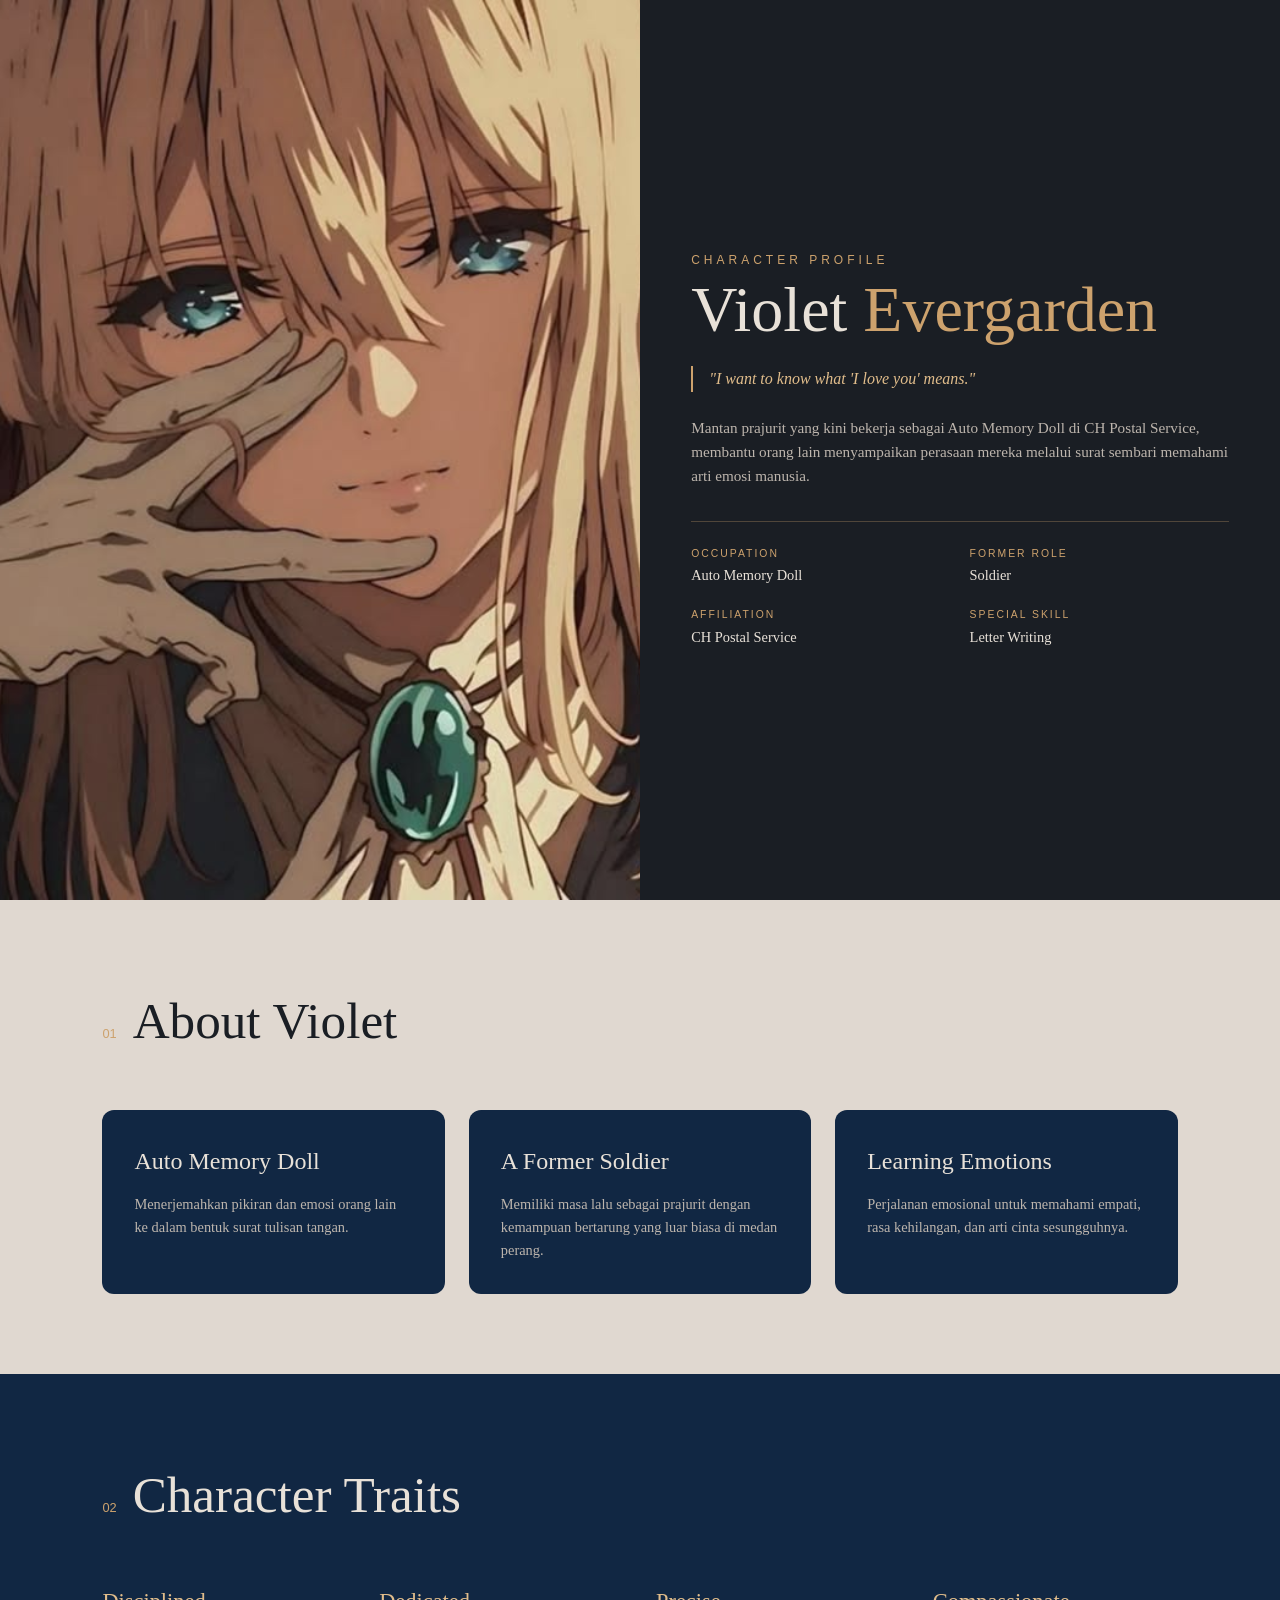
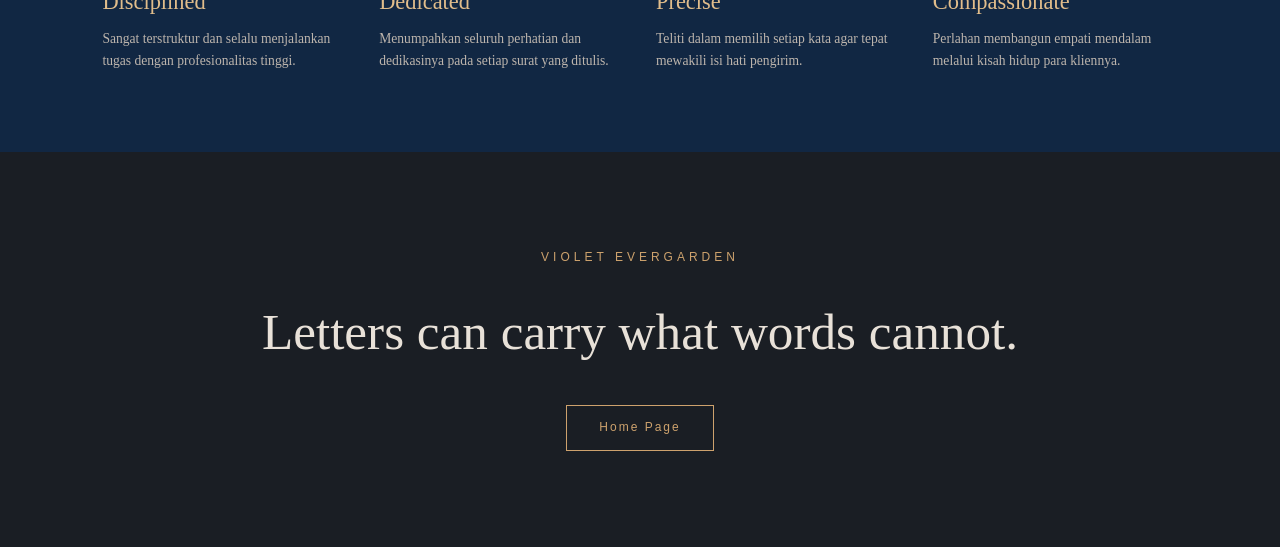
<file: Portofolio/cv.html>
<!DOCTYPE html>
<html lang="id">
<head>
    <meta charset="UTF-8">
    <meta name="viewport" content="width=device-width, initial-scale=1.0">
    <title>Violet Evergarden | Profile</title>
    <link rel="stylesheet" href="cv.css">
</head>
<body>

    <!-- hero section -->
    <header class="hero">
        <div class="hero-image">
            <img src="assets/Violet.jpg" alt="Violet Evergarden">
        </div>
        
        <div class="hero-text">
            <span class="label">CHARACTER PROFILE</span>
            <h1>Violet <span>Evergarden</span></h1>
            
            <blockquote class="quote">
                "I want to know what 'I love you' means."
            </blockquote>

            <p class="description">
                Mantan prajurit yang kini bekerja sebagai Auto Memory Doll di CH Postal Service, membantu orang lain menyampaikan perasaan mereka melalui surat sembari memahami arti emosi manusia.
            </p>

            <!-- Biodata Grid -->
            <div class="biodata">
                <div>
                    <span class="bio-title">OCCUPATION</span>
                    <span class="bio-value">Auto Memory Doll</span>
                </div>
                <div>
                    <span class="bio-title">FORMER ROLE</span>
                    <span class="bio-value">Soldier</span>
                </div>
                <div>
                    <span class="bio-title">AFFILIATION</span>
                    <span class="bio-value">CH Postal Service</span>
                </div>
                <div>
                    <span class="bio-title">SPECIAL SKILL</span>
                    <span class="bio-value">Letter Writing</span>
                </div>
            </div>
        </div>
    </header>

    <!-- about section -->

    <section class="section light-theme">
        <div class="section-title">
            <span>01</span>
            <h2>About Violet</h2>
        </div>

        <div class="grid-3">
            <article class="card">
                <h3>Auto Memory Doll</h3>
                <p>Menerjemahkan pikiran dan emosi orang lain ke dalam bentuk surat tulisan tangan.</p>
            </article>
            <article class="card">
                <h3>A Former Soldier</h3>
                <p>Memiliki masa lalu sebagai prajurit dengan kemampuan bertarung yang luar biasa di medan perang.</p>
            </article>
            <article class="card">
                <h3>Learning Emotions</h3>
                <p>Perjalanan emosional untuk memahami empati, rasa kehilangan, dan arti cinta sesungguhnya.</p>
            </article>
        </div>
    </section>

    <!-- traits section -->

    <section class="section dark-theme">
        <div class="section-title">
            <span>02</span>
            <h2>Character Traits</h2>
        </div>

        <div class="grid-4">
            <div class="trait-item">
                <h3>Disciplined</h3>
                <p>Sangat terstruktur dan selalu menjalankan tugas dengan profesionalitas tinggi.</p>
            </div>
            <div class="trait-item">
                <h3>Dedicated</h3>
                <p>Menumpahkan seluruh perhatian dan dedikasinya pada setiap surat yang ditulis.</p>
            </div>
            <div class="trait-item">
                <h3>Precise</h3>
                <p>Teliti dalam memilih setiap kata agar tepat mewakili isi hati pengirim.</p>
            </div>
            <div class="trait-item">
                <h3>Compassionate</h3>
                <p>Perlahan membangun empati mendalam melalui kisah hidup para kliennya.</p>
            </div>
        </div>
    </section>

    <!-- footer -->

    <footer class="closing">
        <span class="label">VIOLET EVERGARDEN</span>
        <h2>Letters can carry what words cannot.</h2>
        <a href="index.html" class="btn">Home Page</a>
    </footer>

</body>
</html>
</file>
<file: Portofolio/cv.css>
/* base styleeee */
* {
    margin: 0;
    padding: 0;
    box-sizing: border-box;
}

:root {
    --bg-dark: #1a1e24;
    --bg-navy: #112743;
    --bg-light: #e0d8d0;
    --text-dark: #1a1e24;
    --text-light: #e8e1d8;
    --text-muted: #bdb5ad;
    --gold: #cda26d;
    --gold-light: #e1bd8b;
    --font-serif: "Times New Roman", Georgia, serif;
    --font-sans: Arial, sans-serif;
}

  body {
      background-color: var(--bg-dark);
      color: var(--text-light);
      font-family: var(--font-serif);
      line-height: 1.6;
  }

/* main profilee */
.label {
    display: block;
    font-family: var(--font-sans);
    font-size: 0.75rem;
    color: var(--gold);
    letter-spacing: 4px;
    margin-bottom: 0.5rem;
}

.section {
    padding: 5rem 8%;
}

.light-theme {
    background: var(--bg-light);
    color: var(--text-dark);
}

.dark-theme {
    background: var(--bg-navy);
    color: var(--text-light);
}

.section-title {
    display: flex;
    align-items: baseline;
    gap: 1rem;
    margin-bottom: 3rem;
}

.section-title span {
    font-family: var(--font-sans);
    color: var(--gold);
    font-size: 0.8rem;
}

.section-title h2 {
    font-size: clamp(2rem, 4vw, 3.5rem);
    font-weight: normal;
}

/* hero section */

.hero {
    display: grid;
    grid-template-columns: repeat(auto-fit, minmax(320px, 1fr));
    min-height: 100vh;
}

.hero-image img {
    width: 100%;
    height: 100%;
    object-fit: cover;
    filter: saturate(0.85);
}

.hero-text {
    padding: 4rem 8%;
    display: flex;
    flex-direction: column;
    justify-content: center;
}

.hero-text h1 {
    font-size: clamp(3rem, 5vw, 5rem);
    line-height: 1;
    font-weight: normal;
    margin-bottom: 1.5rem;
}

.hero-text h1 span {
    color: var(--gold);
}

.quote {
    border-left: 2px solid var(--gold);
    padding-left: 1rem;
    color: var(--gold-light);
    font-style: italic;
    margin-bottom: 1.5rem;
}

.description {
    color: var(--text-muted);
    margin-bottom: 2rem;
    font-size: 0.95rem;
}

.biodata {
    display: grid;
    grid-template-columns: repeat(2, 1fr);
    gap: 1.2rem;
    border-top: 1px solid rgba(205, 162, 109, 0.3);
    padding-top: 1.5rem;
}

.bio-title {
    display: block;
    font-family: var(--font-sans);
    font-size: 0.65rem;
    color: var(--gold);
    letter-spacing: 2px;
}

.bio-value {
    font-size: 0.9rem;
}

/* card and grid */

.grid-3 {
    display: grid;
    grid-template-columns: repeat(auto-fit, minmax(250px, 1fr));
    gap: 1.5rem;
}

.card {
    background: var(--bg-navy);
    color: var(--text-light);
    padding: 2rem;
    border-radius: 12px;
    transition: transform 0.3s ease;
}

.card:hover {
    transform: translateY(-5px);
}

.card h3 {
    font-size: 1.5rem;
    font-weight: normal;
    margin-bottom: 0.8rem;
}

.card p {
    color: var(--text-muted);
    font-size: 0.9rem;
}

.grid-4 {
    display: grid;
    grid-template-columns: repeat(auto-fit, minmax(200px, 1fr));
    gap: 2rem;
}

.trait-item h3 {
    font-size: 1.4rem;
    font-weight: normal;
    margin-bottom: 0.5rem;
    color: var(--gold-light);
}

.trait-item p {
    color: var(--text-muted);
    font-size: 0.85rem;
}

/* footer and button */
.closing {
    text-align: center;
    padding: 6rem 2rem;
    background: var(--bg-dark);
}

.closing h2 {
    font-size: clamp(2rem, 4vw, 4rem);
    font-weight: normal;
    margin: 1.5rem 0 2rem;
}

.btn {
    display: inline-block;
    padding: 0.8rem 2rem;
    border: 1px solid var(--gold);
    color: var(--gold);
    text-decoration: none;
    font-family: var(--font-sans);
    font-size: 0.75rem;
    letter-spacing: 2px;
    transition: all 0.3s ease;
}

.btn:hover {
    background: var(--gold);
    color: var(--bg-dark);
}
</file>
